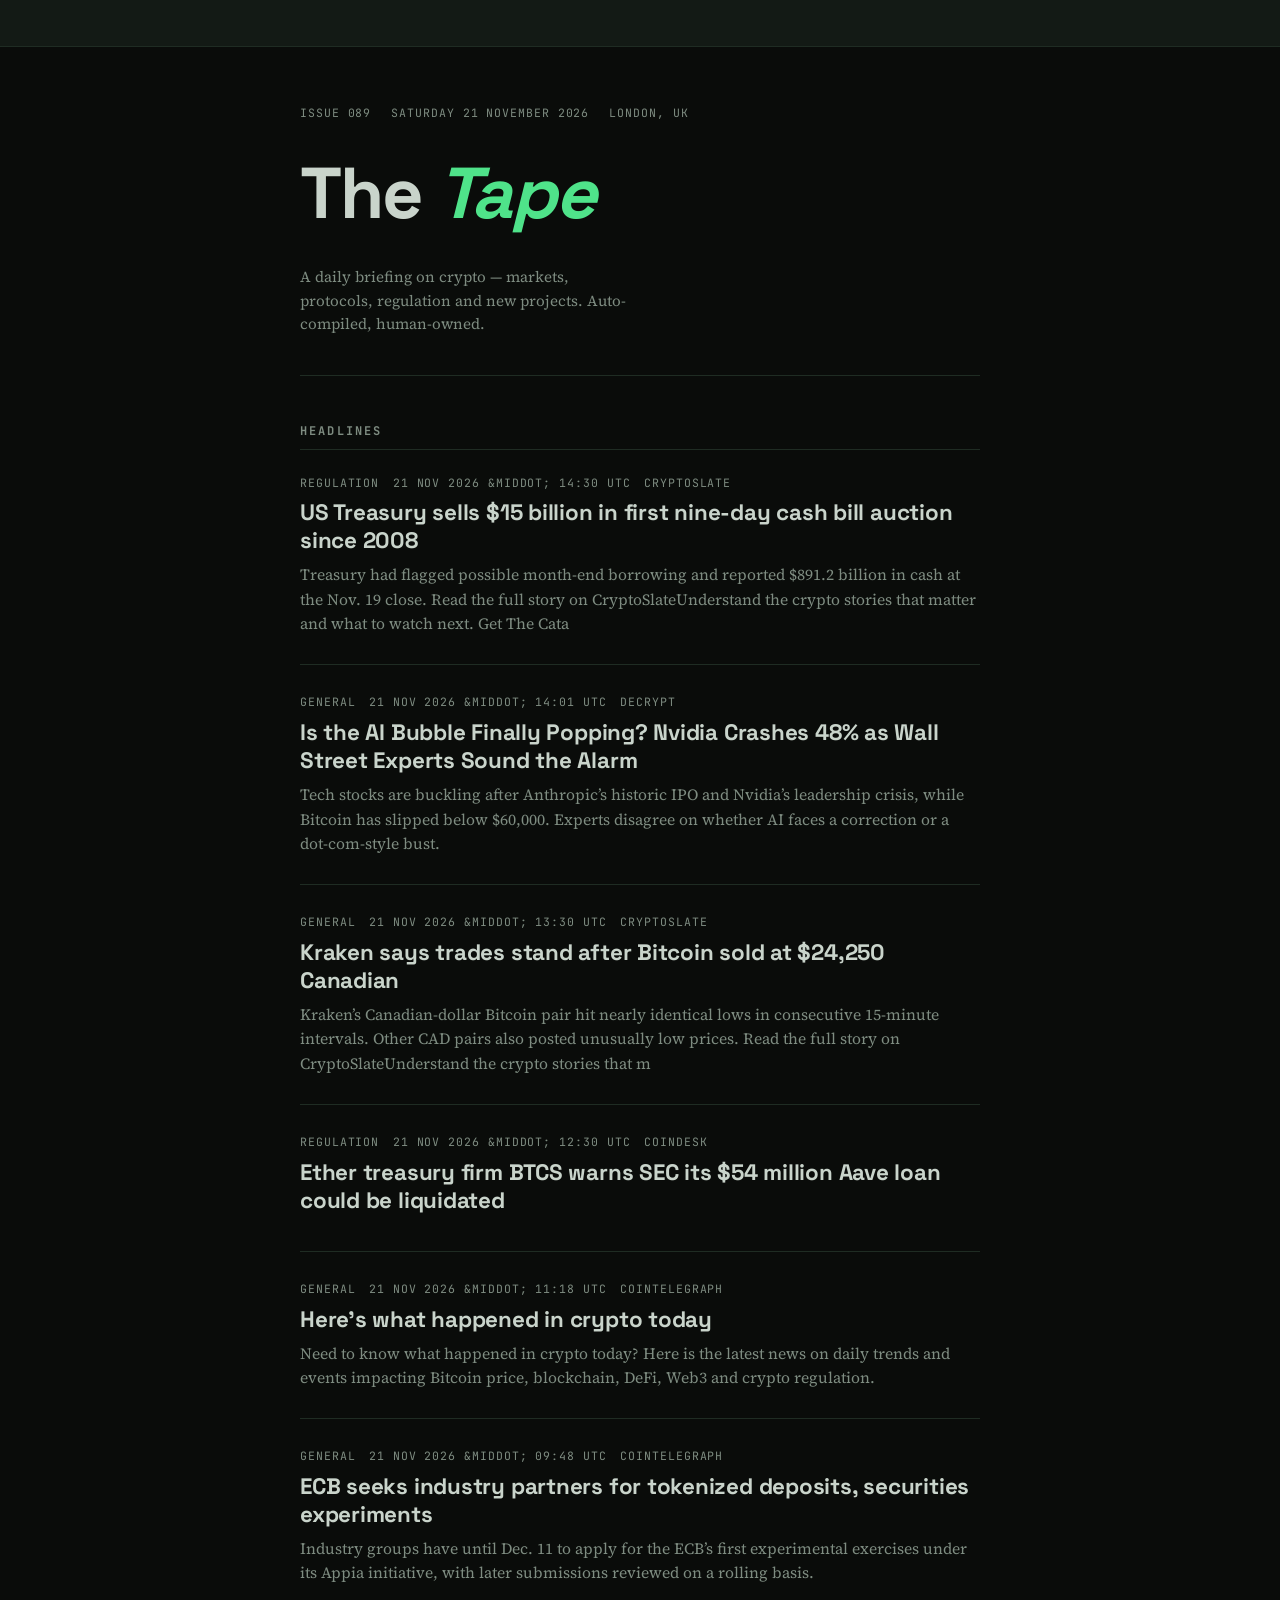
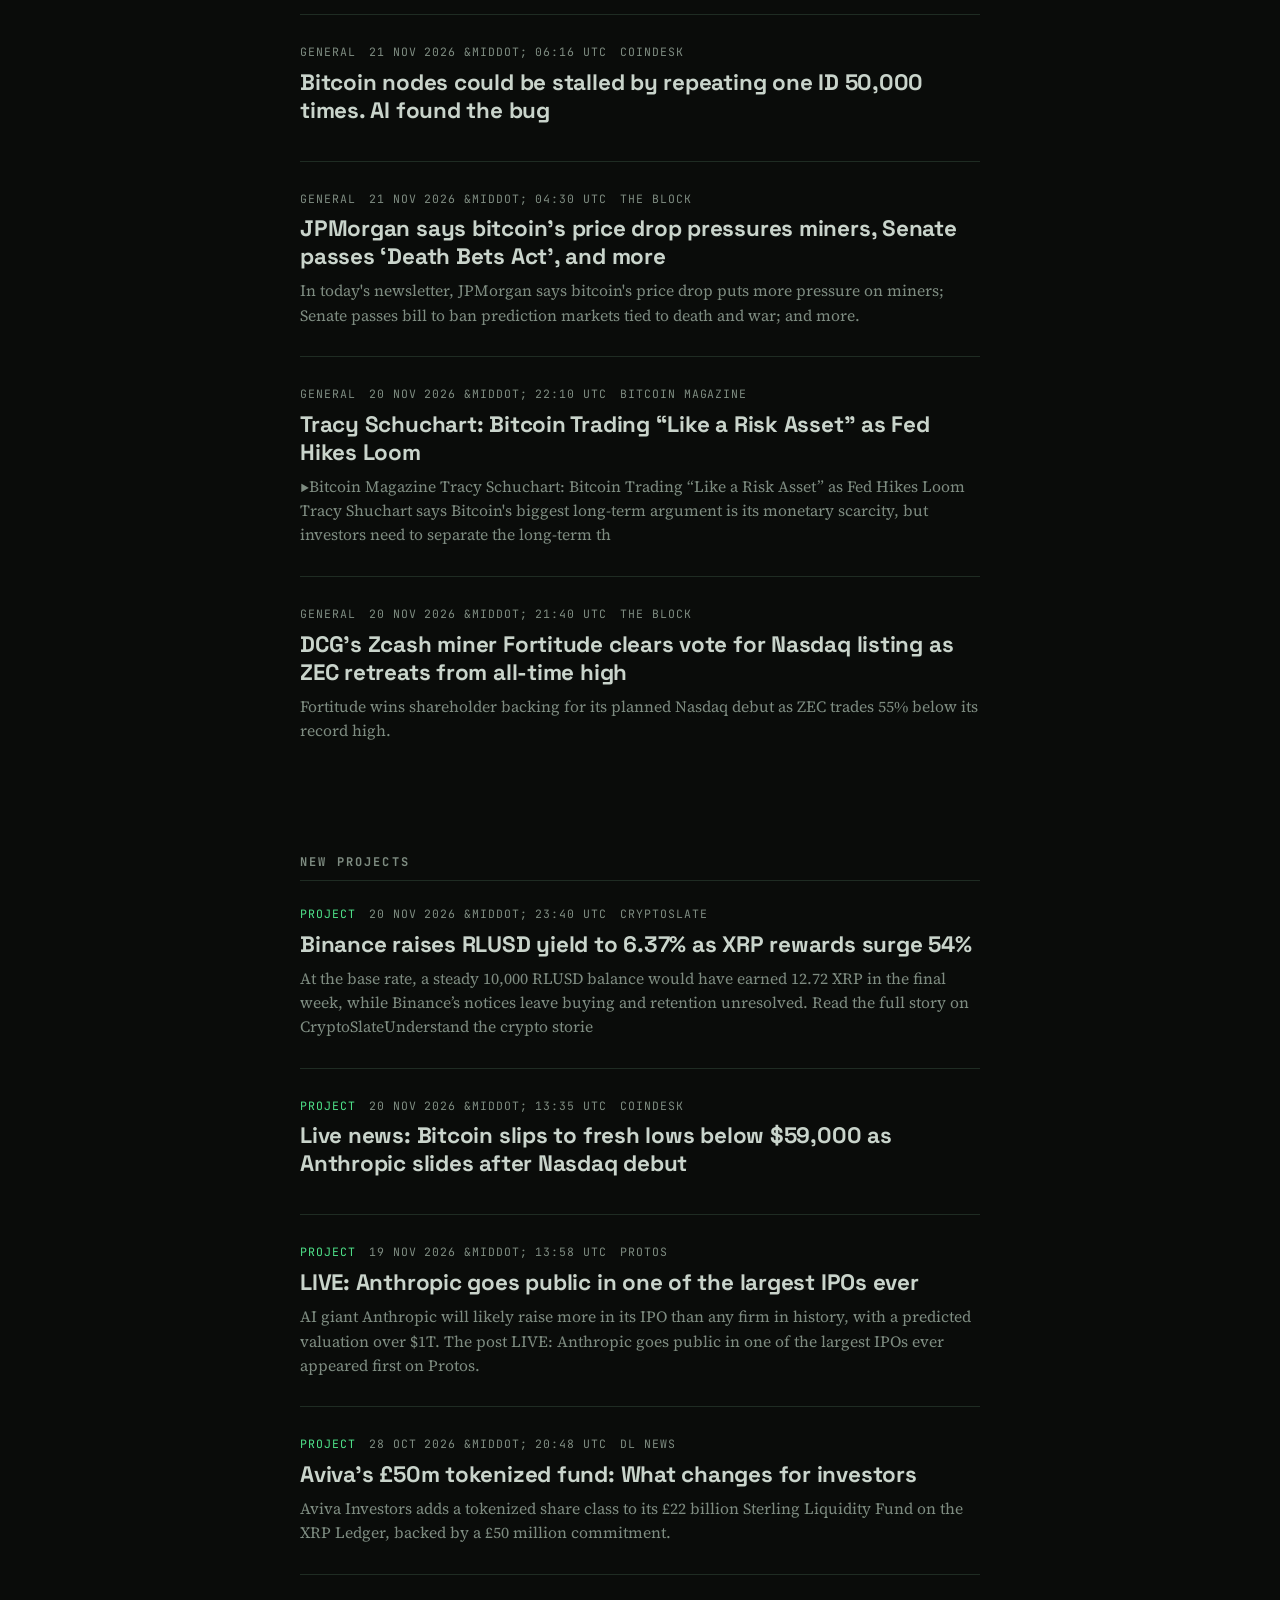
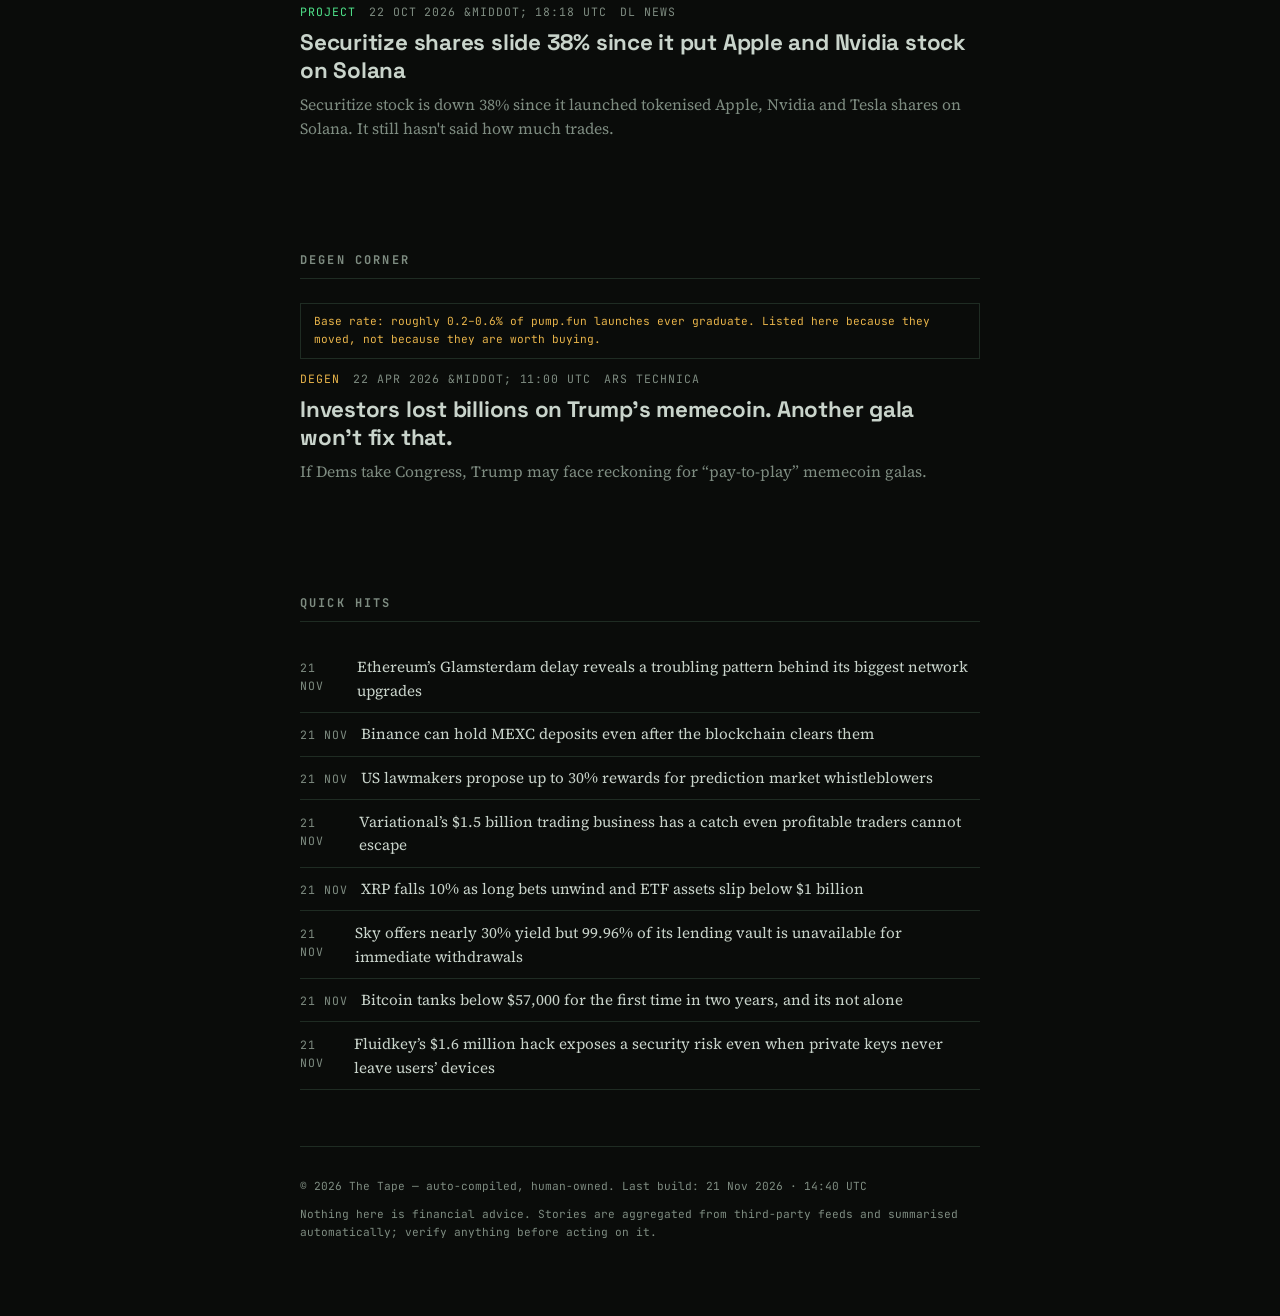
<file: index.html>
<!DOCTYPE html>
<html lang="en">
<head>
<meta charset="utf-8">
<meta name="viewport" content="width=device-width, initial-scale=1.0">
<title>The Tape — Crypto Intelligence Briefing</title>
<meta name="description" content="A daily briefing on crypto: markets, protocols, regulation and new projects. Compiled for signal.">
<link rel="preconnect" href="https://fonts.googleapis.com">
<link rel="preconnect" href="https://fonts.gstatic.com" crossorigin>
<link href="https://fonts.googleapis.com/css2?family=Space+Grotesk:wght@500;700&family=Source+Serif+4:opsz,wght@8..60,400;8..60,600&family=JetBrains+Mono:wght@400;500&display=swap" rel="stylesheet">
<link rel="stylesheet" href="theme.css">
<style>
  * { box-sizing: border-box; }
  body { margin: 0; line-height: 1.55; font-size: 17px; }

  .ticker-rail {
    background: var(--rail);
    border-bottom: var(--rule);
    overflow: hidden;
    white-space: nowrap;
    padding: 0.6rem 0;
  }
  .ticker {
    display: inline-block;
    font-family: var(--face-data);
    font-size: 0.75rem;
    letter-spacing: 0.05em;
    color: var(--up);
    animation: scroll 60s linear infinite;
    padding-left: 100%;
  }
  @keyframes scroll { to { transform: translateX(-100%); } }

  .wrap { max-width: 720px; margin: 0 auto; padding: 0 1.25rem 4rem; }

  .masthead { padding: 2.5rem 0 1.5rem; border-bottom: var(--rule); }
  .masthead h1 {
    font-size: clamp(2.75rem, 13vw, 4.5rem);
    margin: 0.4rem 0;
    letter-spacing: -0.03em;
    font-weight: 700;
  }
  .masthead h1 em { color: var(--up); font-style: italic; }
  .issue-line { display: flex; gap: 1.25rem; flex-wrap: wrap; }
  .strapline { color: var(--ink-dim); font-size: 0.95rem; max-width: 42ch; }

  .section { padding: 2.25rem 0 0.5rem; }
  .section-head {
    font-family: var(--face-data);
    font-size: 0.75rem;
    letter-spacing: 0.18em;
    text-transform: uppercase;
    color: var(--ink-dim);
    border-bottom: var(--rule);
    padding-bottom: 0.5rem;
    margin-bottom: 1.5rem;
  }

  .story { padding-bottom: 1.75rem; margin-bottom: 1.75rem; border-bottom: var(--rule); }
  .story:last-child { border-bottom: none; }
  .meta { display: flex; gap: 0.85rem; flex-wrap: wrap; margin: 0 0 0.5rem; }
  .story h3 { font-size: 1.4rem; line-height: 1.25; margin: 0 0 0.5rem; letter-spacing: -0.01em; }
  .story h3 a { color: inherit; text-decoration: none; }
  .story h3 a:hover, .story h3 a:focus { color: var(--up); }
  .standfirst { margin: 0; color: var(--ink-dim); font-size: 0.98rem; }

  .quick-hits { list-style: none; padding: 0; margin: 0; }
  .quick-hits li {
    display: flex; gap: 0.85rem; align-items: baseline;
    padding: 0.6rem 0; border-bottom: var(--rule);
  }
  .quick-hits a { color: var(--ink); text-decoration: none; font-size: 0.95rem; }
  .quick-hits a:hover, .quick-hits a:focus { color: var(--up); }

  .colophon {
    font-family: var(--face-data);
    font-size: 0.7rem;
    color: var(--ink-dim);
    border-top: var(--rule);
    margin-top: 3rem;
    padding-top: 1.25rem;
  }

  a:focus-visible { outline: 2px solid var(--up); outline-offset: 3px; }
</style>
</head>
<body>

<div class="ticker-rail"><span class="ticker">US Treasury sells $15 billion in first nine-day cash bill auction since 2008 &nbsp;///&nbsp; Is the AI Bubble Finally Popping? Nvidia Crashes 48% as Wall Street Experts Sound the Alarm &nbsp;///&nbsp; Kraken says trades stand after Bitcoin sold at $24,250 Canadian &nbsp;///&nbsp; Ether treasury firm BTCS warns SEC its $54 million Aave loan could be liquidated &nbsp;///&nbsp; Here’s what happened in crypto today</span></div>

<div class="wrap">

  <header class="masthead">
    <p class="issue-line">
      <span class="eyebrow">Issue 089</span>
      <span class="eyebrow">Saturday 21 November 2026</span>
      <span class="eyebrow">London, UK</span>
    </p>
    <h1>The <em>Tape</em></h1>
    <p class="strapline">
      A daily briefing on crypto — markets, protocols, regulation and new projects.
      Auto-compiled, human-owned.
    </p>
  </header>

  
    <section class="section">
      <h2 class="section-head">Headlines</h2>
      
      
      <article class="story">
        <p class="meta">
          <span class="tag tag--regulation">REGULATION</span>
          <span class="timestamp">21 NOV 2026 &MIDDOT; 14:30 UTC</span>
          <span class="source">CryptoSlate</span>
        </p>
        <h3><a href="https://cryptoslate.com/us-treasury-sells-15-billion-in-first-nine-day-cash-bill-auction-since-2008/">US Treasury sells $15 billion in first nine-day cash bill auction since 2008</a></h3>
        <p class="standfirst">Treasury had flagged possible month-end borrowing and reported $891.2 billion in cash at the Nov. 19 close.
Read the full story on CryptoSlateUnderstand the crypto stories that matter and what to watch next. Get The Cata</p>
      </article>

      <article class="story">
        <p class="meta">
          <span class="tag tag--general">GENERAL</span>
          <span class="timestamp">21 NOV 2026 &MIDDOT; 14:01 UTC</span>
          <span class="source">Decrypt</span>
        </p>
        <h3><a href="https://decrypt.co/383754/ai-bubble-finally-popping-nvidia-crashes-48-wall-street-alarm">Is the AI Bubble Finally Popping? Nvidia Crashes 48% as Wall Street Experts Sound the Alarm</a></h3>
        <p class="standfirst">Tech stocks are buckling after Anthropic’s historic IPO and Nvidia’s leadership crisis, while Bitcoin has slipped below $60,000. Experts disagree on whether AI faces a correction or a dot-com-style bust.</p>
      </article>

      <article class="story">
        <p class="meta">
          <span class="tag tag--general">GENERAL</span>
          <span class="timestamp">21 NOV 2026 &MIDDOT; 13:30 UTC</span>
          <span class="source">CryptoSlate</span>
        </p>
        <h3><a href="https://cryptoslate.com/kraken-says-trades-stand-after-bitcoin-sold-at-24250-canadian/">Kraken says trades stand after Bitcoin sold at $24,250 Canadian</a></h3>
        <p class="standfirst">Kraken’s Canadian-dollar Bitcoin pair hit nearly identical lows in consecutive 15-minute intervals. Other CAD pairs also posted unusually low prices.
Read the full story on CryptoSlateUnderstand the crypto stories that m</p>
      </article>

      <article class="story">
        <p class="meta">
          <span class="tag tag--regulation">REGULATION</span>
          <span class="timestamp">21 NOV 2026 &MIDDOT; 12:30 UTC</span>
          <span class="source">CoinDesk</span>
        </p>
        <h3><a href="https://www.coindesk.com/markets/2026/11/21/ether-treasury-firm-btcs-warns-sec-its-usd54-million-aave-loan-could-be-liquidated">Ether treasury firm BTCS warns SEC its $54 million Aave loan could be liquidated</a></h3>
        <p class="standfirst"></p>
      </article>

      <article class="story">
        <p class="meta">
          <span class="tag tag--general">GENERAL</span>
          <span class="timestamp">21 NOV 2026 &MIDDOT; 11:18 UTC</span>
          <span class="source">Cointelegraph</span>
        </p>
        <h3><a href="https://cointelegraph.com/news/what-happened-in-crypto-today?utm_source=rss_feed&amp;utm_medium=rss&amp;utm_campaign=rss_partner_inbound">Here’s what happened in crypto today</a></h3>
        <p class="standfirst">Need to know what happened in crypto today? Here is the latest news on daily trends and events impacting Bitcoin price, blockchain, DeFi, Web3 and crypto regulation.</p>
      </article>

      <article class="story">
        <p class="meta">
          <span class="tag tag--general">GENERAL</span>
          <span class="timestamp">21 NOV 2026 &MIDDOT; 09:48 UTC</span>
          <span class="source">Cointelegraph</span>
        </p>
        <h3><a href="https://cointelegraph.com/news/ecb-tokenized-deposits-securities-experiments-appia?utm_source=rss_feed&amp;utm_medium=rss&amp;utm_campaign=rss_partner_inbound">ECB seeks industry partners for tokenized deposits, securities experiments</a></h3>
        <p class="standfirst">Industry groups have until Dec. 11 to apply for the ECB’s first experimental exercises under its Appia initiative, with later submissions reviewed on a rolling basis.</p>
      </article>

      <article class="story">
        <p class="meta">
          <span class="tag tag--general">GENERAL</span>
          <span class="timestamp">21 NOV 2026 &MIDDOT; 06:16 UTC</span>
          <span class="source">CoinDesk</span>
        </p>
        <h3><a href="https://www.coindesk.com/markets/2026/11/21/bitcoin-nodes-could-be-stalled-by-repeating-one-id-50-000-times-ai-found-the-bug">Bitcoin nodes could be stalled by repeating one ID 50,000 times. AI found the bug</a></h3>
        <p class="standfirst"></p>
      </article>

      <article class="story">
        <p class="meta">
          <span class="tag tag--general">GENERAL</span>
          <span class="timestamp">21 NOV 2026 &MIDDOT; 04:30 UTC</span>
          <span class="source">The Block</span>
        </p>
        <h3><a href="https://www.theblock.co/newsletters/the-daily/2026-11-20-jpmorgan-bitcoin-price-drop-miners-senate-passes-death-bets-act-more-crypto-news-444786">JPMorgan says bitcoin’s price drop pressures miners, Senate passes ‘Death Bets Act’, and more</a></h3>
        <p class="standfirst">In today&#x27;s newsletter, JPMorgan says bitcoin&#x27;s price drop puts more pressure on miners; Senate passes bill to ban prediction markets tied to death and war; and more.</p>
      </article>

      <article class="story">
        <p class="meta">
          <span class="tag tag--general">GENERAL</span>
          <span class="timestamp">20 NOV 2026 &MIDDOT; 22:10 UTC</span>
          <span class="source">Bitcoin Magazine</span>
        </p>
        <h3><a href="https://bitcoinmagazine.com/videos/tracy-schuchart-bitcoin-trading-like-a-risk-asset-as-fed-hikes-loom">Tracy Schuchart: Bitcoin Trading “Like a Risk Asset” as Fed Hikes Loom</a></h3>
        <p class="standfirst">▶Bitcoin Magazine

Tracy Schuchart: Bitcoin Trading “Like a Risk Asset” as Fed Hikes Loom
Tracy Shuchart says Bitcoin&#x27;s biggest long-term argument is its monetary scarcity, but investors need to separate the long-term th</p>
      </article>

      <article class="story">
        <p class="meta">
          <span class="tag tag--general">GENERAL</span>
          <span class="timestamp">20 NOV 2026 &MIDDOT; 21:40 UTC</span>
          <span class="source">The Block</span>
        </p>
        <h3><a href="https://www.theblock.co/news/business/2026-11-20-dcgs-zcash-miner-fortitude-clears-vote-nasdaq-listing-zec-retreats-all-time-high-444784">DCG’s Zcash miner Fortitude clears vote for Nasdaq listing as ZEC retreats from all-time high</a></h3>
        <p class="standfirst">Fortitude wins shareholder backing for its planned Nasdaq debut as ZEC trades 55% below its record high.</p>
      </article>
    </section>
  
    <section class="section">
      <h2 class="section-head">New projects</h2>
      
      
      <article class="story">
        <p class="meta">
          <span class="tag tag--project">PROJECT</span>
          <span class="timestamp">20 NOV 2026 &MIDDOT; 23:40 UTC</span>
          <span class="source">CryptoSlate</span>
        </p>
        <h3><a href="https://cryptoslate.com/binance-raises-rlusd-yield-to-6-37-as-xrp-rewards-surge-54/">Binance raises RLUSD yield to 6.37% as XRP rewards surge 54%</a></h3>
        <p class="standfirst">At the base rate, a steady 10,000 RLUSD balance would have earned 12.72 XRP in the final week, while Binance’s notices leave buying and retention unresolved.
Read the full story on CryptoSlateUnderstand the crypto storie</p>
      </article>

      <article class="story">
        <p class="meta">
          <span class="tag tag--project">PROJECT</span>
          <span class="timestamp">20 NOV 2026 &MIDDOT; 13:35 UTC</span>
          <span class="source">CoinDesk</span>
        </p>
        <h3><a href="https://www.coindesk.com/tech/2026/11/20/live-news-bitcoin-hovers-just-above-usd61-000-as-anthropic-slides-13-after-nasdaq-debut">Live news: Bitcoin slips to fresh lows below $59,000 as Anthropic slides after Nasdaq debut</a></h3>
        <p class="standfirst"></p>
      </article>

      <article class="story">
        <p class="meta">
          <span class="tag tag--project">PROJECT</span>
          <span class="timestamp">19 NOV 2026 &MIDDOT; 13:58 UTC</span>
          <span class="source">Protos</span>
        </p>
        <h3><a href="https://protos.com/live-anthropic-goes-public-in-one-of-the-largest-ipos-ever/">LIVE: Anthropic goes public in one of the largest IPOs ever</a></h3>
        <p class="standfirst">AI giant Anthropic will likely raise more in its IPO than any firm in history, with a predicted valuation over $1T.
The post LIVE: Anthropic goes public in one of the largest IPOs ever appeared first on Protos.</p>
      </article>

      <article class="story">
        <p class="meta">
          <span class="tag tag--project">PROJECT</span>
          <span class="timestamp">28 OCT 2026 &MIDDOT; 20:48 UTC</span>
          <span class="source">DL News</span>
        </p>
        <h3><a href="https://www.dlnews.com/articles/markets/aviva-tokenized-liquidity-fund-explained/">Aviva’s £50m tokenized fund: What changes for investors</a></h3>
        <p class="standfirst">Aviva Investors adds a tokenized share class to its £22 billion Sterling Liquidity Fund on the XRP Ledger, backed by a £50 million commitment.</p>
      </article>

      <article class="story">
        <p class="meta">
          <span class="tag tag--project">PROJECT</span>
          <span class="timestamp">22 OCT 2026 &MIDDOT; 18:18 UTC</span>
          <span class="source">DL News</span>
        </p>
        <h3><a href="https://www.dlnews.com/articles/markets/securitize-shares-fall-38percent-since-solana-stock-token-launch-or-dl-news/">Securitize shares slide 38% since it put Apple and Nvidia stock on Solana</a></h3>
        <p class="standfirst">Securitize stock is down 38% since it launched tokenised Apple, Nvidia and Tesla shares on Solana. It still hasn&#x27;t said how much trades.</p>
      </article>
    </section>
  
    <section class="section">
      <h2 class="section-head">Degen corner</h2>
      <p class="degen-note">Base rate: roughly 0.2&ndash;0.6% of pump.fun launches ever graduate. Listed here because they moved, not because they are worth buying.</p>
      
      <article class="story">
        <p class="meta">
          <span class="tag tag--degen">DEGEN</span>
          <span class="timestamp">22 APR 2026 &MIDDOT; 11:00 UTC</span>
          <span class="source">Ars Technica</span>
        </p>
        <h3><a href="https://arstechnica.com/tech-policy/2026/04/investors-lost-billions-on-trumps-memecoin-another-gala-wont-fix-that/">Investors lost billions on Trump’s memecoin. Another gala won’t fix that.</a></h3>
        <p class="standfirst">If Dems take Congress, Trump may face reckoning for “pay-to-play” memecoin galas.</p>
      </article>
    </section>
  
    <section class="section">
      <h2 class="section-head">Quick hits</h2>
      <ul class="quick-hits">
        <li><span class="timestamp">21 NOV</span><a href="https://cryptoslate.com/ethereums-glamsterdam-delay-reveals-a-troubling-pattern-behind-its-biggest-network-upgrades/">Ethereum’s Glamsterdam delay reveals a troubling pattern behind its biggest network upgrades</a></li>
        <li><span class="timestamp">21 NOV</span><a href="https://cryptoslate.com/binance-can-hold-mexc-deposits-even-after-the-blockchain-clears-them/">Binance can hold MEXC deposits even after the blockchain clears them</a></li>
        <li><span class="timestamp">21 NOV</span><a href="https://cointelegraph.com/news/us-prediction-market-whistleblower-rewards-30-percent?utm_source=rss_feed&amp;utm_medium=rss&amp;utm_campaign=rss_partner_inbound">US lawmakers propose up to 30% rewards for prediction market whistleblowers</a></li>
        <li><span class="timestamp">21 NOV</span><a href="https://cryptoslate.com/variationals-1-5-billion-trading-business-has-a-catch-even-profitable-traders-cannot-escape/">Variational’s $1.5 billion trading business has a catch even profitable traders cannot escape</a></li>
        <li><span class="timestamp">21 NOV</span><a href="https://www.coindesk.com/markets/2026/11/21/xrp-falls-10-as-long-bets-unwind-and-etf-assets-slip-below-usd1-billion">XRP falls 10% as long bets unwind and ETF assets slip below $1 billion</a></li>
        <li><span class="timestamp">21 NOV</span><a href="https://cryptoslate.com/sky-offers-nearly-30-yield-but-99-96-of-its-lending-vault-is-unavailable-for-immediate-withdrawals/">Sky offers nearly 30% yield but 99.96% of its lending vault is unavailable for immediate withdrawals</a></li>
        <li><span class="timestamp">21 NOV</span><a href="https://www.coindesk.com/markets/2026/11/21/bitcoin-tanks-below-usd57-000-for-the-first-time-in-two-years-and-its-not-alone">Bitcoin tanks below $57,000 for the first time in two years, and its not alone</a></li>
        <li><span class="timestamp">21 NOV</span><a href="https://cryptoslate.com/fluidkeys-1-6-million-hack-exposes-a-security-risk-even-when-private-keys-never-leave-users-devices/">Fluidkey’s $1.6 million hack exposes a security risk even when private keys never leave users’ devices</a></li>
      </ul>
    </section>

  <footer class="colophon">
    <p>&copy; 2026 The Tape — auto-compiled, human-owned. Last build: 21 Nov 2026 &middot; 14:40 UTC</p>
    <p>Nothing here is financial advice. Stories are aggregated from third-party
       feeds and summarised automatically; verify anything before acting on it.</p>
  </footer>

</div>
</body>
</html>
</file>
<file: theme.css>
/* The Tape — theme tokens
   Drop into template.html's <style> block, above your existing rules.
   Deliberately distinct from The Wire's paper palette: this is a reading
   surface for market data, so the green is a price signal first and a
   decoration second. Green means up, red means down, amber means "handle
   with care" — the DEGEN section is amber-cased throughout for that reason.
*/

:root {
  /* Surface — near-black with a slight green cast, not pure #000.
     Pure black on OLED makes hairline rules disappear. */
  --void:    #0A0C0A;   /* page */
  --rail:    #131A15;   /* cards, ticker strip */
  --line:    #1F2C23;   /* hairlines, dividers */

  /* Text — desaturated so the signal colours stay loud */
  --ink:     #C9D4CB;   /* body */
  --ink-dim: #7E8C81;   /* timestamps, source names, metadata */

  /* Signal */
  --up:      #4FE38A;   /* gains, live indicator, active filter */
  --down:    #FF5F56;   /* losses, security alerts */
  --caution: #E8B44A;   /* degen section, promo-flagged stories */

  /* Type */
  --face-display: "Space Grotesk", "Archivo", system-ui, sans-serif;
  --face-body:    "Source Serif 4", Georgia, serif;
  --face-data:    "JetBrains Mono", "IBM Plex Mono", ui-monospace, monospace;

  --rule: 1px solid var(--line);
}

body {
  background: var(--void);
  color: var(--ink);
  font-family: var(--face-body);
}

/* Section eyebrows and all numeric data run monospace — on a page called
   The Tape, the fixed-width column IS the identity. Don't set prices in
   the body face; the digits won't align down the column. */
.eyebrow, .timestamp, .source, .price, .tag {
  font-family: var(--face-data);
  font-size: 0.72rem;
  letter-spacing: 0.08em;
  text-transform: uppercase;
  color: var(--ink-dim);
}

h1, h2, h3 { font-family: var(--face-display); color: var(--ink); }

/* Tag colours by section — the classifier's output drives these */
.tag--market     { color: var(--up); }
.tag--protocol   { color: var(--ink); }
.tag--regulation { color: var(--ink-dim); }
.tag--security   { color: var(--down); }
.tag--project    { color: var(--up); }
.tag--degen      { color: var(--caution); }
.tag--general    { color: var(--ink-dim); }

/* Price direction */
.delta--up   { color: var(--up); }
.delta--down { color: var(--down); }

/* Promo-flagged stories stay visible but visually demoted — you want to see
   what the low-trust feeds are pushing without it competing for attention. */
.story--promo { opacity: 0.55; border-left: 2px solid var(--caution); padding-left: 0.75rem; }

/* The degen section carries its base rate in the header, permanently.
   This is the honest framing, not a disclaimer bolted on. */
.degen-note {
  font-family: var(--face-data);
  font-size: 0.7rem;
  color: var(--caution);
  border: var(--rule);
  padding: 0.6rem 0.8rem;
}

@media (prefers-reduced-motion: reduce) {
  .ticker { animation: none; overflow-x: auto; }
}
</file>
